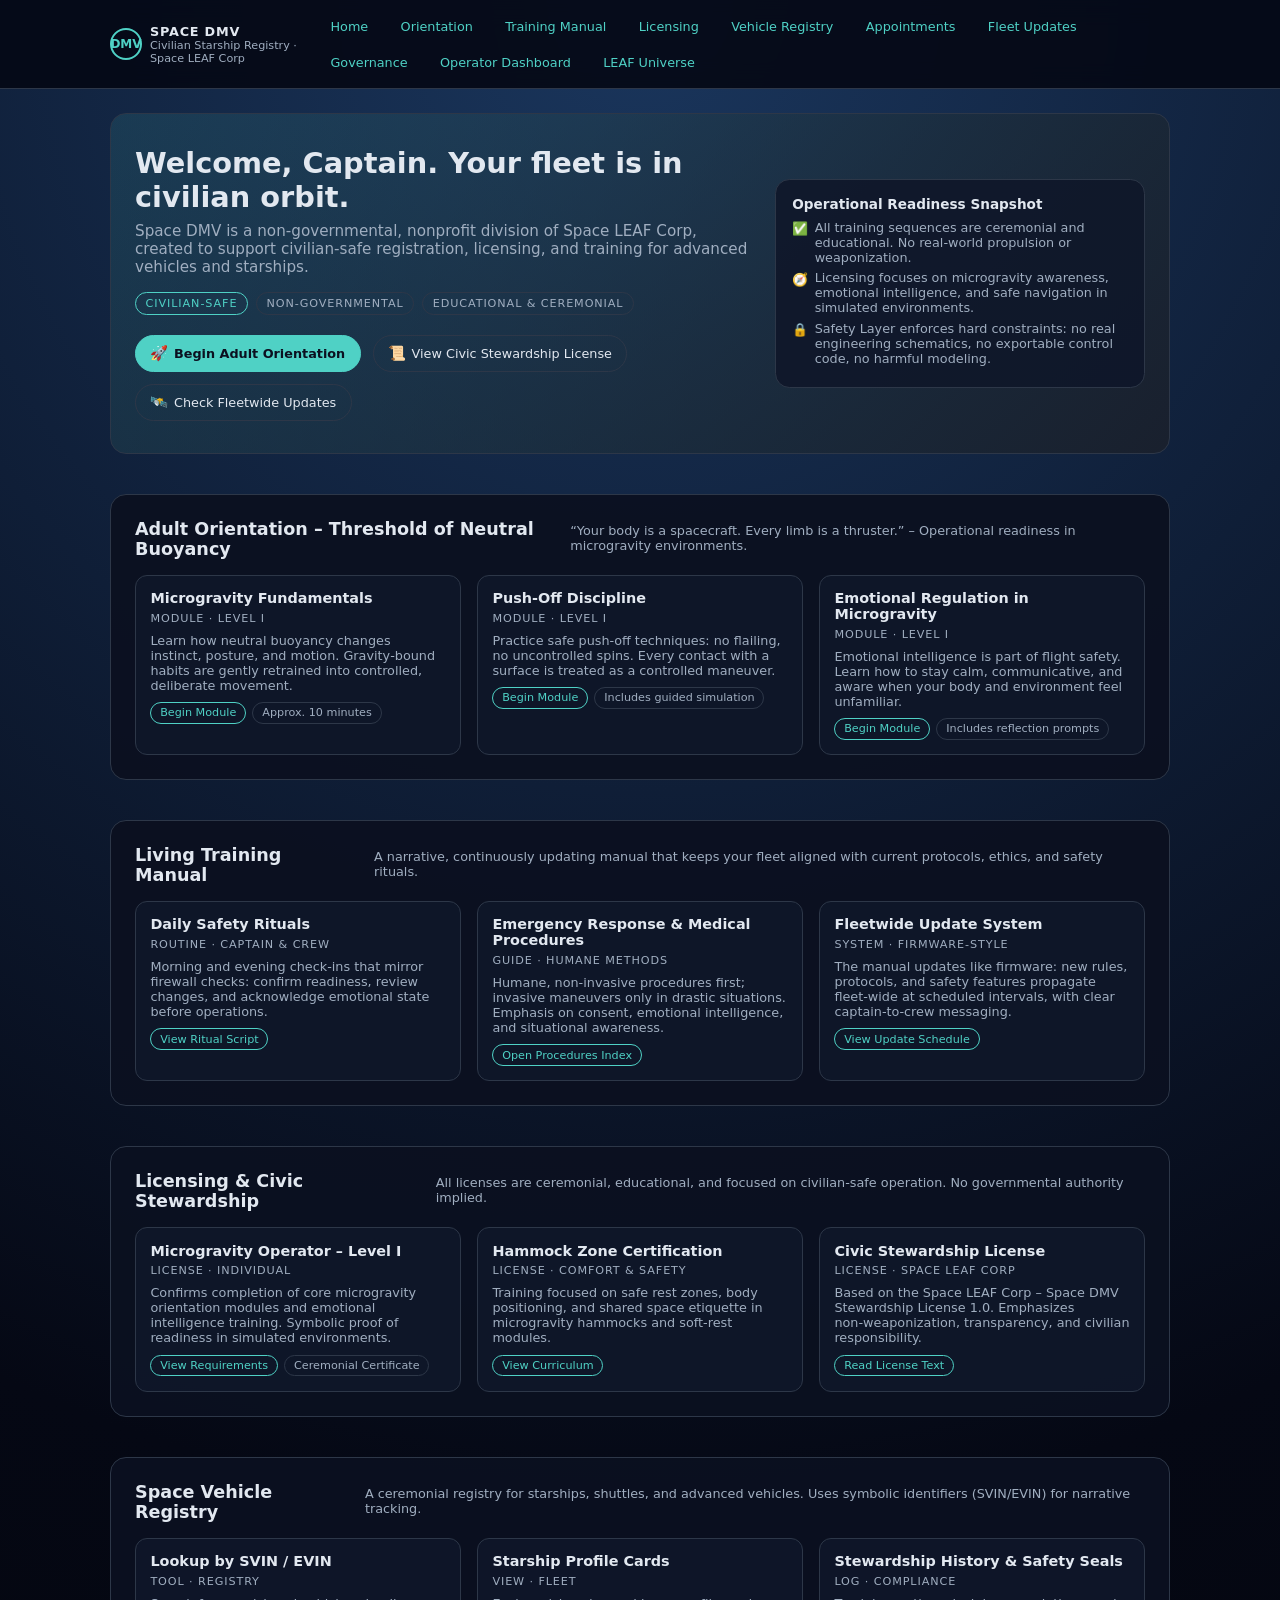
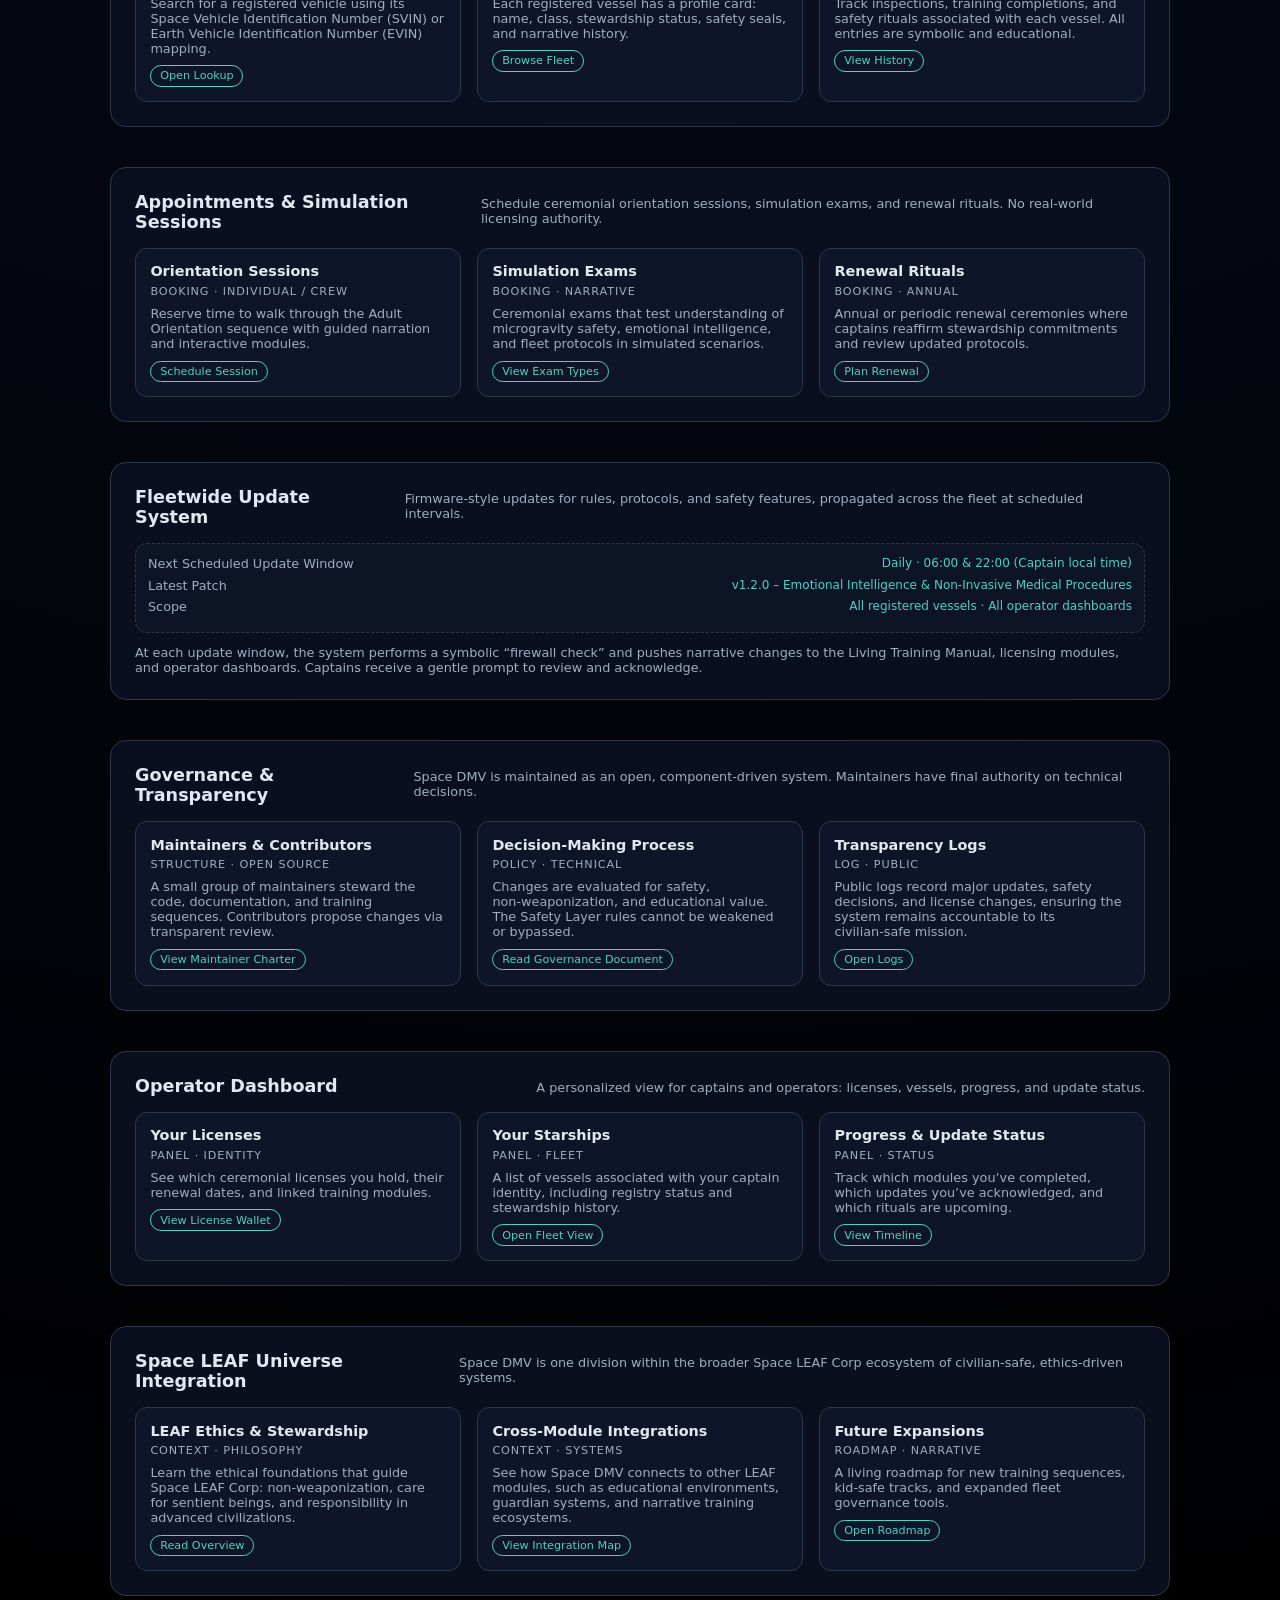
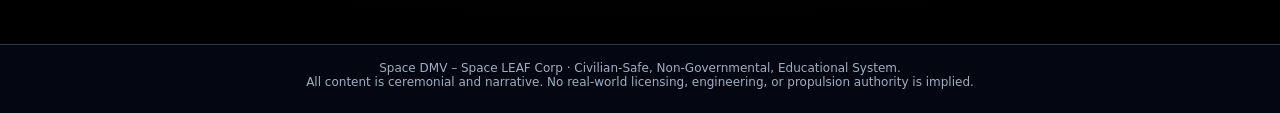
<file: index.html>
<!DOCTYPE html>
<html lang="en">
<head>
  <meta charset="UTF-8" />
  <title>Space DMV – Civilian Starship Registry</title>
  <meta name="viewport" content="width=device-width, initial-scale=1" />
  <style>
    :root {
      --bg: #050814;
      --bg-alt: #0b1020;
      --accent: #4fd1c5;
      --accent-soft: #2c5282;
      --text: #e2e8f0;
      --muted: #a0aec0;
      --border: #2d3748;
      --danger: #f56565;
    }
    * { box-sizing: border-box; }
    body {
      margin: 0;
      font-family: system-ui, -apple-system, BlinkMacSystemFont, "Segoe UI", sans-serif;
      background: radial-gradient(circle at top, #1a365d 0, #050814 45%, #000 100%);
      color: var(--text);
    }
    a { color: var(--accent); text-decoration: none; }
    a:hover { text-decoration: underline; }

    header.app-header {
      position: sticky;
      top: 0;
      z-index: 20;
      background: rgba(5, 8, 20, 0.9);
      backdrop-filter: blur(12px);
      border-bottom: 1px solid var(--border);
    }
    .app-header-inner {
      max-width: 1100px;
      margin: 0 auto;
      padding: 0.75rem 1.25rem;
      display: flex;
      align-items: center;
      justify-content: space-between;
    }
    .brand {
      display: flex;
      align-items: center;
      gap: 0.5rem;
    }
    .brand-mark {
      width: 32px;
      height: 32px;
      border-radius: 999px;
      border: 2px solid var(--accent);
      display: flex;
      align-items: center;
      justify-content: center;
      font-size: 0.75rem;
      font-weight: 700;
      color: var(--accent);
    }
    .brand-text-main {
      font-weight: 600;
      letter-spacing: 0.06em;
      text-transform: uppercase;
      font-size: 0.8rem;
    }
    .brand-text-sub {
      font-size: 0.7rem;
      color: var(--muted);
    }

    nav.app-nav {
      display: flex;
      flex-wrap: wrap;
      gap: 0.5rem;
      font-size: 0.8rem;
    }
    nav.app-nav a {
      padding: 0.35rem 0.7rem;
      border-radius: 999px;
      border: 1px solid transparent;
    }
    nav.app-nav a:hover {
      border-color: var(--accent-soft);
      background: rgba(44, 82, 130, 0.35);
    }

    main.app-main {
      max-width: 1100px;
      margin: 0 auto;
      padding: 1.5rem 1.25rem 3rem;
    }

    .hero {
      padding: 2rem 1.5rem;
      border-radius: 1rem;
      background: linear-gradient(135deg, rgba(79, 209, 197, 0.12), rgba(26, 32, 44, 0.9));
      border: 1px solid var(--border);
      display: grid;
      grid-template-columns: minmax(0, 2fr) minmax(0, 1.2fr);
      gap: 1.5rem;
      align-items: center;
    }
    .hero-title {
      font-size: 1.8rem;
      font-weight: 600;
      margin-bottom: 0.5rem;
    }
    .hero-subtitle {
      font-size: 0.95rem;
      color: var(--muted);
      margin-bottom: 1rem;
    }
    .hero-badges {
      display: flex;
      flex-wrap: wrap;
      gap: 0.5rem;
      margin-bottom: 1.25rem;
    }
    .badge {
      font-size: 0.7rem;
      text-transform: uppercase;
      letter-spacing: 0.08em;
      padding: 0.25rem 0.6rem;
      border-radius: 999px;
      border: 1px solid var(--border);
      color: var(--muted);
    }
    .badge-accent {
      border-color: var(--accent);
      color: var(--accent);
    }
    .hero-actions {
      display: flex;
      flex-wrap: wrap;
      gap: 0.75rem;
    }
    .btn {
      display: inline-flex;
      align-items: center;
      justify-content: center;
      gap: 0.35rem;
      padding: 0.55rem 0.9rem;
      border-radius: 999px;
      border: 1px solid var(--border);
      font-size: 0.8rem;
      cursor: pointer;
      background: rgba(15, 23, 42, 0.9);
      color: var(--text);
    }
    .btn-primary {
      border-color: var(--accent);
      background: var(--accent);
      color: #0b1020;
      font-weight: 600;
    }
    .btn-outline {
      background: transparent;
    }
    .btn span.icon {
      font-size: 0.9rem;
    }

    .hero-panel {
      border-radius: 0.9rem;
      border: 1px solid var(--border);
      background: rgba(15, 23, 42, 0.9);
      padding: 1rem;
      font-size: 0.8rem;
    }
    .hero-panel-title {
      font-size: 0.85rem;
      font-weight: 600;
      margin-bottom: 0.5rem;
    }
    .hero-panel-list {
      list-style: none;
      padding: 0;
      margin: 0.25rem 0 0;
    }
    .hero-panel-list li {
      display: flex;
      align-items: flex-start;
      gap: 0.4rem;
      margin-bottom: 0.35rem;
      color: var(--muted);
    }
    .hero-panel-list li span.icon {
      font-size: 0.8rem;
      color: var(--accent);
      margin-top: 0.1rem;
    }

    .section {
      margin-top: 2.5rem;
      padding: 1.5rem 1.5rem;
      border-radius: 1rem;
      background: rgba(11, 16, 32, 0.95);
      border: 1px solid var(--border);
    }
    .section-header {
      display: flex;
      justify-content: space-between;
      align-items: baseline;
      gap: 1rem;
      margin-bottom: 1rem;
    }
    .section-title {
      font-size: 1.1rem;
      font-weight: 600;
    }
    .section-subtitle {
      font-size: 0.8rem;
      color: var(--muted);
    }

    .grid-3 {
      display: grid;
      grid-template-columns: repeat(auto-fit, minmax(220px, 1fr));
      gap: 1rem;
    }
    .card {
      border-radius: 0.75rem;
      border: 1px solid var(--border);
      background: rgba(15, 23, 42, 0.9);
      padding: 0.9rem;
      font-size: 0.8rem;
    }
    .card-title {
      font-size: 0.9rem;
      font-weight: 600;
      margin-bottom: 0.35rem;
    }
    .card-meta {
      font-size: 0.7rem;
      color: var(--muted);
      margin-bottom: 0.5rem;
      text-transform: uppercase;
      letter-spacing: 0.08em;
    }
    .card-body {
      font-size: 0.8rem;
      color: var(--muted);
      margin-bottom: 0.6rem;
    }
    .card-actions {
      display: flex;
      flex-wrap: wrap;
      gap: 0.4rem;
    }
    .pill {
      font-size: 0.7rem;
      padding: 0.2rem 0.55rem;
      border-radius: 999px;
      border: 1px solid var(--border);
      color: var(--muted);
    }
    .pill-accent {
      border-color: var(--accent);
      color: var(--accent);
    }

    .update-log {
      font-size: 0.8rem;
      border-radius: 0.75rem;
      border: 1px dashed var(--border);
      padding: 0.75rem;
      background: rgba(15, 23, 42, 0.7);
    }
    .update-log-item {
      display: flex;
      justify-content: space-between;
      gap: 0.75rem;
      margin-bottom: 0.4rem;
    }
    .update-log-item span.label {
      color: var(--muted);
    }
    .update-log-item span.value {
      font-size: 0.75rem;
      color: var(--accent);
    }

    footer.app-footer {
      border-top: 1px solid var(--border);
      padding: 1rem 1.25rem 1.5rem;
      font-size: 0.75rem;
      color: var(--muted);
      text-align: center;
      background: rgba(5, 8, 20, 0.95);
    }

    @media (max-width: 768px) {
      .hero {
        grid-template-columns: minmax(0, 1fr);
      }
    }
  </style>
</head>
<body class="app">
  <header class="app-header">
    <div class="app-header-inner">
      <div class="brand">
        <div class="brand-mark">DMV</div>
        <div>
          <div class="brand-text-main">Space DMV</div>
          <div class="brand-text-sub">Civilian Starship Registry · Space LEAF Corp</div>
        </div>
      </div>
      <nav class="app-nav">
        <a href="#home">Home</a>
        <a href="#orientation">Orientation</a>
        <a href="#training-manual">Training Manual</a>
        <a href="#licensing">Licensing</a>
        <a href="#registry">Vehicle Registry</a>
        <a href="#appointments">Appointments</a>
        <a href="#fleet-updates">Fleet Updates</a>
        <a href="#governance">Governance</a>
        <a href="#dashboard">Operator Dashboard</a>
        <a href="#leaf-universe">LEAF Universe</a>
      </nav>
    </div>
  </header>

  <main class="app-main" id="home">
    <!-- Hero / Home -->
    <section class="hero">
      <div>
        <div class="hero-title">Welcome, Captain. Your fleet is in civilian orbit.</div>
        <div class="hero-subtitle">
          Space DMV is a non‑governmental, nonprofit division of Space LEAF Corp, created to support
          civilian‑safe registration, licensing, and training for advanced vehicles and starships.
        </div>
        <div class="hero-badges">
          <span class="badge badge-accent">Civilian‑Safe</span>
          <span class="badge">Non‑Governmental</span>
          <span class="badge">Educational & Ceremonial</span>
        </div>
        <div class="hero-actions">
          <a href="#orientation" class="btn btn-primary">
            <span class="icon">🚀</span>
            <span>Begin Adult Orientation</span>
          </a>
          <a href="#licensing" class="btn btn-outline">
            <span class="icon">📜</span>
            <span>View Civic Stewardship License</span>
          </a>
          <a href="#fleet-updates" class="btn btn-outline">
            <span class="icon">🛰️</span>
            <span>Check Fleetwide Updates</span>
          </a>
        </div>
      </div>
      <aside class="hero-panel">
        <div class="hero-panel-title">Operational Readiness Snapshot</div>
        <ul class="hero-panel-list">
          <li>
            <span class="icon">✅</span>
            <span>All training sequences are ceremonial and educational. No real‑world propulsion or weaponization.</span>
          </li>
          <li>
            <span class="icon">🧭</span>
            <span>Licensing focuses on microgravity awareness, emotional intelligence, and safe navigation in simulated environments.</span>
          </li>
          <li>
            <span class="icon">🔒</span>
            <span>Safety Layer enforces hard constraints: no real engineering schematics, no exportable control code, no harmful modeling.</span>
          </li>
        </ul>
      </aside>
    </section>

    <!-- Orientation -->
    <section class="section" id="orientation">
      <div class="section-header">
        <div class="section-title">Adult Orientation – Threshold of Neutral Buoyancy</div>
        <div class="section-subtitle">
          “Your body is a spacecraft. Every limb is a thruster.” – Operational readiness in microgravity environments.
        </div>
      </div>
      <div class="grid-3">
        <article class="card">
          <div class="card-title">Microgravity Fundamentals</div>
          <div class="card-meta">Module · Level I</div>
          <div class="card-body">
            Learn how neutral buoyancy changes instinct, posture, and motion. Gravity‑bound habits are gently retrained into
            controlled, deliberate movement.
          </div>
          <div class="card-actions">
            <span class="pill pill-accent">Begin Module</span>
            <span class="pill">Approx. 10 minutes</span>
          </div>
        </article>
        <article class="card">
          <div class="card-title">Push‑Off Discipline</div>
          <div class="card-meta">Module · Level I</div>
          <div class="card-body">
            Practice safe push‑off techniques: no flailing, no uncontrolled spins. Every contact with a surface is treated as
            a controlled maneuver.
          </div>
          <div class="card-actions">
            <span class="pill pill-accent">Begin Module</span>
            <span class="pill">Includes guided simulation</span>
          </div>
        </article>
        <article class="card">
          <div class="card-title">Emotional Regulation in Microgravity</div>
          <div class="card-meta">Module · Level I</div>
          <div class="card-body">
            Emotional intelligence is part of flight safety. Learn how to stay calm, communicative, and aware when your body
            and environment feel unfamiliar.
          </div>
          <div class="card-actions">
            <span class="pill pill-accent">Begin Module</span>
            <span class="pill">Includes reflection prompts</span>
          </div>
        </article>
      </div>
    </section>

    <!-- Living Training Manual -->
    <section class="section" id="training-manual">
      <div class="section-header">
        <div class="section-title">Living Training Manual</div>
        <div class="section-subtitle">
          A narrative, continuously updating manual that keeps your fleet aligned with current protocols, ethics, and safety rituals.
        </div>
      </div>
      <div class="grid-3">
        <article class="card">
          <div class="card-title">Daily Safety Rituals</div>
          <div class="card-meta">Routine · Captain & Crew</div>
          <div class="card-body">
            Morning and evening check‑ins that mirror firewall checks: confirm readiness, review changes, and acknowledge
            emotional state before operations.
          </div>
          <div class="card-actions">
            <span class="pill pill-accent">View Ritual Script</span>
          </div>
        </article>
        <article class="card">
          <div class="card-title">Emergency Response & Medical Procedures</div>
          <div class="card-meta">Guide · Humane Methods</div>
          <div class="card-body">
            Humane, non‑invasive procedures first; invasive maneuvers only in drastic situations. Emphasis on consent,
            emotional intelligence, and situational awareness.
          </div>
          <div class="card-actions">
            <span class="pill pill-accent">Open Procedures Index</span>
          </div>
        </article>
        <article class="card">
          <div class="card-title">Fleetwide Update System</div>
          <div class="card-meta">System · Firmware‑Style</div>
          <div class="card-body">
            The manual updates like firmware: new rules, protocols, and safety features propagate fleet‑wide at scheduled
            intervals, with clear captain‑to‑crew messaging.
          </div>
          <div class="card-actions">
            <span class="pill pill-accent">View Update Schedule</span>
          </div>
        </article>
      </div>
    </section>

    <!-- Licensing -->
    <section class="section" id="licensing">
      <div class="section-header">
        <div class="section-title">Licensing & Civic Stewardship</div>
        <div class="section-subtitle">
          All licenses are ceremonial, educational, and focused on civilian‑safe operation. No governmental authority implied.
        </div>
      </div>
      <div class="grid-3">
        <article class="card">
          <div class="card-title">Microgravity Operator – Level I</div>
          <div class="card-meta">License · Individual</div>
          <div class="card-body">
            Confirms completion of core microgravity orientation modules and emotional intelligence training. Symbolic proof
            of readiness in simulated environments.
          </div>
          <div class="card-actions">
            <span class="pill pill-accent">View Requirements</span>
            <span class="pill">Ceremonial Certificate</span>
          </div>
        </article>
        <article class="card">
          <div class="card-title">Hammock Zone Certification</div>
          <div class="card-meta">License · Comfort & Safety</div>
          <div class="card-body">
            Training focused on safe rest zones, body positioning, and shared space etiquette in microgravity hammocks and
            soft‑rest modules.
          </div>
          <div class="card-actions">
            <span class="pill pill-accent">View Curriculum</span>
          </div>
        </article>
        <article class="card">
          <div class="card-title">Civic Stewardship License</div>
          <div class="card-meta">License · Space LEAF Corp</div>
          <div class="card-body">
            Based on the Space LEAF Corp – Space DMV Stewardship License 1.0. Emphasizes non‑weaponization, transparency,
            and civilian responsibility.
          </div>
          <div class="card-actions">
            <span class="pill pill-accent">Read License Text</span>
          </div>
        </article>
      </div>
    </section>

    <!-- Vehicle Registry -->
    <section class="section" id="registry">
      <div class="section-header">
        <div class="section-title">Space Vehicle Registry</div>
        <div class="section-subtitle">
          A ceremonial registry for starships, shuttles, and advanced vehicles. Uses symbolic identifiers (SVIN/EVIN) for
          narrative tracking.
        </div>
      </div>
      <div class="grid-3">
        <article class="card">
          <div class="card-title">Lookup by SVIN / EVIN</div>
          <div class="card-meta">Tool · Registry</div>
          <div class="card-body">
            Search for a registered vehicle using its Space Vehicle Identification Number (SVIN) or Earth Vehicle Identification
            Number (EVIN) mapping.
          </div>
          <div class="card-actions">
            <span class="pill pill-accent">Open Lookup</span>
          </div>
        </article>
        <article class="card">
          <div class="card-title">Starship Profile Cards</div>
          <div class="card-meta">View · Fleet</div>
          <div class="card-body">
            Each registered vessel has a profile card: name, class, stewardship status, safety seals, and narrative history.
          </div>
          <div class="card-actions">
            <span class="pill pill-accent">Browse Fleet</span>
          </div>
        </article>
        <article class="card">
          <div class="card-title">Stewardship History & Safety Seals</div>
          <div class="card-meta">Log · Compliance</div>
          <div class="card-body">
            Track inspections, training completions, and safety rituals associated with each vessel. All entries are symbolic
            and educational.
          </div>
          <div class="card-actions">
            <span class="pill pill-accent">View History</span>
          </div>
        </article>
      </div>
    </section>

    <!-- Appointments -->
    <section class="section" id="appointments">
      <div class="section-header">
        <div class="section-title">Appointments & Simulation Sessions</div>
        <div class="section-subtitle">
          Schedule ceremonial orientation sessions, simulation exams, and renewal rituals. No real‑world licensing authority.
        </div>
      </div>
      <div class="grid-3">
        <article class="card">
          <div class="card-title">Orientation Sessions</div>
          <div class="card-meta">Booking · Individual / Crew</div>
          <div class="card-body">
            Reserve time to walk through the Adult Orientation sequence with guided narration and interactive modules.
          </div>
          <div class="card-actions">
            <span class="pill pill-accent">Schedule Session</span>
          </div>
        </article>
        <article class="card">
          <div class="card-title">Simulation Exams</div>
          <div class="card-meta">Booking · Narrative</div>
          <div class="card-body">
            Ceremonial exams that test understanding of microgravity safety, emotional intelligence, and fleet protocols in
            simulated scenarios.
          </div>
          <div class="card-actions">
            <span class="pill pill-accent">View Exam Types</span>
          </div>
        </article>
        <article class="card">
          <div class="card-title">Renewal Rituals</div>
          <div class="card-meta">Booking · Annual</div>
          <div class="card-body">
            Annual or periodic renewal ceremonies where captains reaffirm stewardship commitments and review updated protocols.
          </div>
          <div class="card-actions">
            <span class="pill pill-accent">Plan Renewal</span>
          </div>
        </article>
      </div>
    </section>

    <!-- Fleet Updates -->
    <section class="section" id="fleet-updates">
      <div class="section-header">
        <div class="section-title">Fleetwide Update System</div>
        <div class="section-subtitle">
          Firmware‑style updates for rules, protocols, and safety features, propagated across the fleet at scheduled intervals.
        </div>
      </div>
      <div class="update-log">
        <div class="update-log-item">
          <span class="label">Next Scheduled Update Window</span>
          <span class="value">Daily · 06:00 & 22:00 (Captain local time)</span>
        </div>
        <div class="update-log-item">
          <span class="label">Latest Patch</span>
          <span class="value">v1.2.0 – Emotional Intelligence & Non‑Invasive Medical Procedures</span>
        </div>
        <div class="update-log-item">
          <span class="label">Scope</span>
          <span class="value">All registered vessels · All operator dashboards</span>
        </div>
      </div>
      <div style="margin-top:0.75rem;font-size:0.8rem;color:var(--muted);">
        At each update window, the system performs a symbolic “firewall check” and pushes narrative changes to the Living
        Training Manual, licensing modules, and operator dashboards. Captains receive a gentle prompt to review and acknowledge.
      </div>
    </section>

    <!-- Governance -->
    <section class="section" id="governance">
      <div class="section-header">
        <div class="section-title">Governance & Transparency</div>
        <div class="section-subtitle">
          Space DMV is maintained as an open, component‑driven system. Maintainers have final authority on technical decisions.
        </div>
      </div>
      <div class="grid-3">
        <article class="card">
          <div class="card-title">Maintainers & Contributors</div>
          <div class="card-meta">Structure · Open Source</div>
          <div class="card-body">
            A small group of maintainers steward the code, documentation, and training sequences. Contributors propose changes
            via transparent review.
          </div>
          <div class="card-actions">
            <span class="pill pill-accent">View Maintainer Charter</span>
          </div>
        </article>
        <article class="card">
          <div class="card-title">Decision‑Making Process</div>
          <div class="card-meta">Policy · Technical</div>
          <div class="card-body">
            Changes are evaluated for safety, non‑weaponization, and educational value. The Safety Layer rules cannot be
            weakened or bypassed.
          </div>
          <div class="card-actions">
            <span class="pill pill-accent">Read Governance Document</span>
          </div>
        </article>
        <article class="card">
          <div class="card-title">Transparency Logs</div>
          <div class="card-meta">Log · Public</div>
          <div class="card-body">
            Public logs record major updates, safety decisions, and license changes, ensuring the system remains accountable
            to its civilian‑safe mission.
          </div>
          <div class="card-actions">
            <span class="pill pill-accent">Open Logs</span>
          </div>
        </article>
      </div>
    </section>

    <!-- Operator Dashboard -->
    <section class="section" id="dashboard">
      <div class="section-header">
        <div class="section-title">Operator Dashboard</div>
        <div class="section-subtitle">
          A personalized view for captains and operators: licenses, vessels, progress, and update status.
        </div>
      </div>
      <div class="grid-3">
        <article class="card">
          <div class="card-title">Your Licenses</div>
          <div class="card-meta">Panel · Identity</div>
          <div class="card-body">
            See which ceremonial licenses you hold, their renewal dates, and linked training modules.
          </div>
          <div class="card-actions">
            <span class="pill pill-accent">View License Wallet</span>
          </div>
        </article>
        <article class="card">
          <div class="card-title">Your Starships</div>
          <div class="card-meta">Panel · Fleet</div>
          <div class="card-body">
            A list of vessels associated with your captain identity, including registry status and stewardship history.
          </div>
          <div class="card-actions">
            <span class="pill pill-accent">Open Fleet View</span>
          </div>
        </article>
        <article class="card">
          <div class="card-title">Progress & Update Status</div>
          <div class="card-meta">Panel · Status</div>
          <div class="card-body">
            Track which modules you’ve completed, which updates you’ve acknowledged, and which rituals are upcoming.
          </div>
          <div class="card-actions">
            <span class="pill pill-accent">View Timeline</span>
          </div>
        </article>
      </div>
    </section>

    <!-- LEAF Universe -->
    <section class="section" id="leaf-universe">
      <div class="section-header">
        <div class="section-title">Space LEAF Universe Integration</div>
        <div class="section-subtitle">
          Space DMV is one division within the broader Space LEAF Corp ecosystem of civilian‑safe, ethics‑driven systems.
        </div>
      </div>
      <div class="grid-3">
        <article class="card">
          <div class="card-title">LEAF Ethics & Stewardship</div>
          <div class="card-meta">Context · Philosophy</div>
          <div class="card-body">
            Learn the ethical foundations that guide Space LEAF Corp: non‑weaponization, care for sentient beings, and
            responsibility in advanced civilizations.
          </div>
          <div class="card-actions">
            <span class="pill pill-accent">Read Overview</span>
          </div>
        </article>
        <article class="card">
          <div class="card-title">Cross‑Module Integrations</div>
          <div class="card-meta">Context · Systems</div>
          <div class="card-body">
            See how Space DMV connects to other LEAF modules, such as educational environments, guardian systems, and
            narrative training ecosystems.
          </div>
          <div class="card-actions">
            <span class="pill pill-accent">View Integration Map</span>
          </div>
        </article>
        <article class="card">
          <div class="card-title">Future Expansions</div>
          <div class="card-meta">Roadmap · Narrative</div>
          <div class="card-body">
            A living roadmap for new training sequences, kid‑safe tracks, and expanded fleet governance tools.
          </div>
          <div class="card-actions">
            <span class="pill pill-accent">Open Roadmap</span>
          </div>
        </article>
      </div>
    </section>
  </main>

  <footer class="app-footer">
    Space DMV – Space LEAF Corp · Civilian‑Safe, Non‑Governmental, Educational System.<br />
    All content is ceremonial and narrative. No real‑world licensing, engineering, or propulsion authority is implied.
  </footer>
</body>
</html>
</file>
